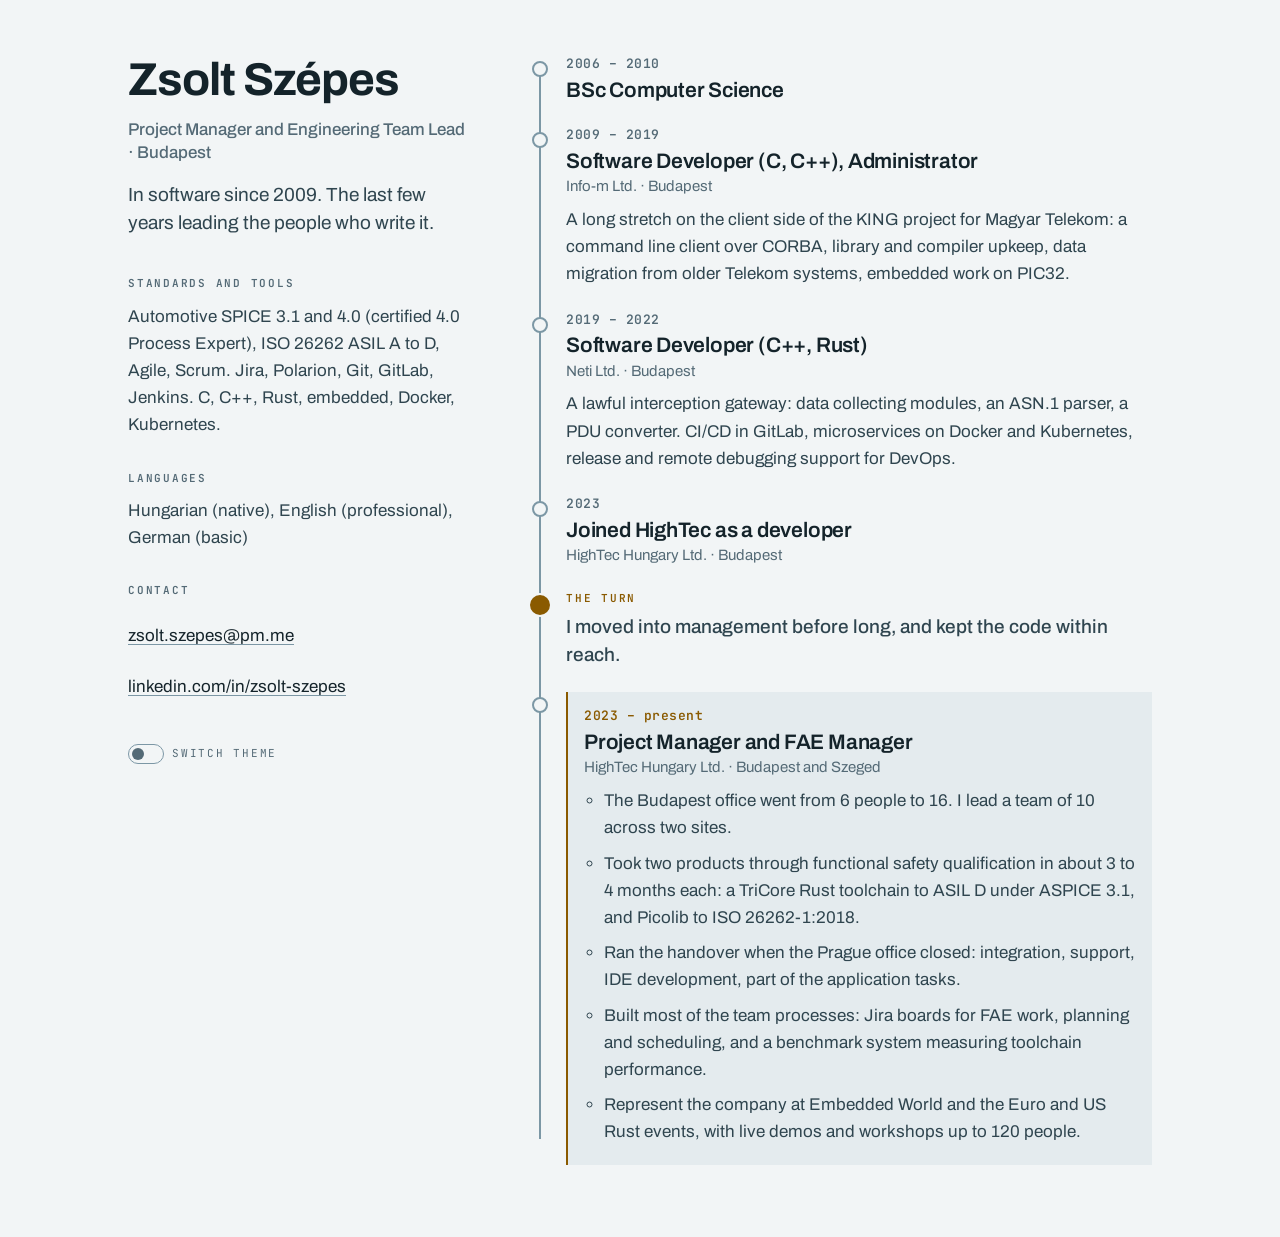
<file: index.html>
<!doctype html>
<html lang="en">
<head>
<meta charset="utf-8">
<meta name="viewport" content="width=device-width, initial-scale=1">
<meta name="format-detection" content="telephone=no">

<title>Zsolt Szépes - Project Manager and Engineering Team Lead</title>
<meta name="description" content="Project manager and engineering team lead in Budapest, working on embedded and automotive systems. I came up through the code as a C, C++ and Rust developer.">
<link rel="canonical" href="https://zsotte.com/">

<meta property="og:type" content="profile">
<meta property="og:url" content="https://zsotte.com/">
<meta property="og:title" content="Zsolt Szépes">
<meta property="og:description" content="Project manager and engineering team lead in Budapest. Embedded and automotive systems, functional safety, Rust toolchains.">
<meta property="og:image" content="https://zsotte.com/assets/og.png">
<meta property="og:image:width" content="1200">
<meta property="og:image:height" content="630">
<meta property="og:image:alt" content="Zsolt Szépes, Project Manager and Engineering Team Lead, Budapest">
<meta name="twitter:card" content="summary_large_image">

<meta name="theme-color" content="#1B2A32" media="(prefers-color-scheme: dark)">
<meta name="theme-color" content="#F2F5F6" media="(prefers-color-scheme: light)">

<link rel="icon" href="/favicon.svg" type="image/svg+xml">
<link rel="icon" href="/favicon-32.png" sizes="32x32" type="image/png">
<link rel="apple-touch-icon" href="/apple-touch-icon-180.png">

<link rel="preload" href="/assets/fonts/archivo-latin-var.woff2" as="font" type="font/woff2" crossorigin>
<link rel="stylesheet" href="/styles.css">
</head>
<body>
<div class="page">

  <!-- .sidebar is the sticky block on desktop; below 900px it is
       display:contents, so it disappears as a box and changes nothing. -->
  <div class="sidebar">

    <header class="identity">
      <h1>Zsolt Szépes</h1>
      <p class="role">Project Manager and Engineering Team Lead &middot; Budapest</p>
      <p class="lede">In software since 2009. The last few years leading the people who write it.</p>
    </header>

    <footer class="colophon">
      <h2>Standards and tools</h2>
      <p>Automotive SPICE 3.1 and 4.0 (certified 4.0 Process Expert), ISO 26262 ASIL A to D, Agile, Scrum. Jira, Polarion, Git, GitLab, Jenkins. C, C++, Rust, embedded, Docker, Kubernetes.</p>
      <h2>Languages</h2>
      <p>Hungarian (native), English (professional), German (basic)</p>
      <h2>Contact</h2>
      <ul class="contact">
        <li><a href="mailto:zsolt.szepes@pm.me">zsolt.szepes@pm.me</a></li>
        <li><a href="https://www.linkedin.com/in/zsolt-szepes">linkedin.com/in/zsolt-szepes</a></li>
      </ul>

      <p class="theme-flip-row">
        <input type="checkbox" id="theme-flip" class="theme-flip">
        <label for="theme-flip">Switch theme</label>
      </p>
    </footer>

  </div>

  <main>
    <ol class="track">

      <li class="stop">
        <p class="year">2006 &ndash; 2010</p>
        <h2>BSc Computer Science</h2>
      </li>

      <li class="stop">
        <p class="year">2009 &ndash; 2019</p>
        <h2>Software Developer (C, C++), Administrator</h2>
        <p class="org">Info-m Ltd. &middot; Budapest</p>
        <p>A long stretch on the client side of the KING project for Magyar Telekom: a command line client over CORBA, library and compiler upkeep, data migration from older Telekom systems, embedded work on PIC32.</p>
      </li>

      <li class="stop">
        <p class="year">2019 &ndash; 2022</p>
        <h2>Software Developer (C++, Rust)</h2>
        <p class="org">Neti Ltd. &middot; Budapest</p>
        <p>A lawful interception gateway: data collecting modules, an ASN.1 parser, a PDU converter. CI/CD in GitLab, microservices on Docker and Kubernetes, release and remote debugging support for DevOps.</p>
      </li>

      <li class="stop">
        <p class="year">2023</p>
        <h2>Joined HighTec as a developer</h2>
        <p class="org">HighTec Hungary Ltd. &middot; Budapest</p>
      </li>

      <li class="pivot">
        <p class="pivot-label">The turn</p>
        <p>I moved into management before long, and kept the code within reach.</p>
      </li>

      <li class="stop now">
        <p class="year">2023 &ndash; present</p>
        <h2>Project Manager and FAE Manager</h2>
        <p class="org">HighTec Hungary Ltd. &middot; Budapest and Szeged</p>
        <ul>
          <li>The Budapest office went from 6 people to 16. I lead a team of 10 across two sites.</li>
          <li>Took two products through functional safety qualification in about 3 to 4 months each: a TriCore Rust toolchain to ASIL D under ASPICE 3.1, and Picolib to ISO 26262-1:2018.</li>
          <li>Ran the handover when the Prague office closed: integration, support, IDE development, part of the application tasks.</li>
          <li>Built most of the team processes: Jira boards for FAE work, planning and scheduling, and a benchmark system measuring toolchain performance.</li>
          <li>Represent the company at Embedded World and the Euro and US Rust events, with live demos and workshops up to 120 people.</li>
        </ul>
      </li>

    </ol>
  </main>

</div>

<script type="application/ld+json">
{
  "@context": "https://schema.org",
  "@type": "Person",
  "name": "Zsolt Szépes",
  "jobTitle": "Project Manager and Engineering Team Lead",
  "url": "https://zsotte.com/",
  "email": "mailto:zsolt.szepes@pm.me",
  "address": { "@type": "PostalAddress", "addressLocality": "Budapest", "addressCountry": "HU" },
  "sameAs": ["https://www.linkedin.com/in/zsolt-szepes"],
  "knowsLanguage": ["hu", "en", "de"]
}
</script>
</body>
</html>
</file>
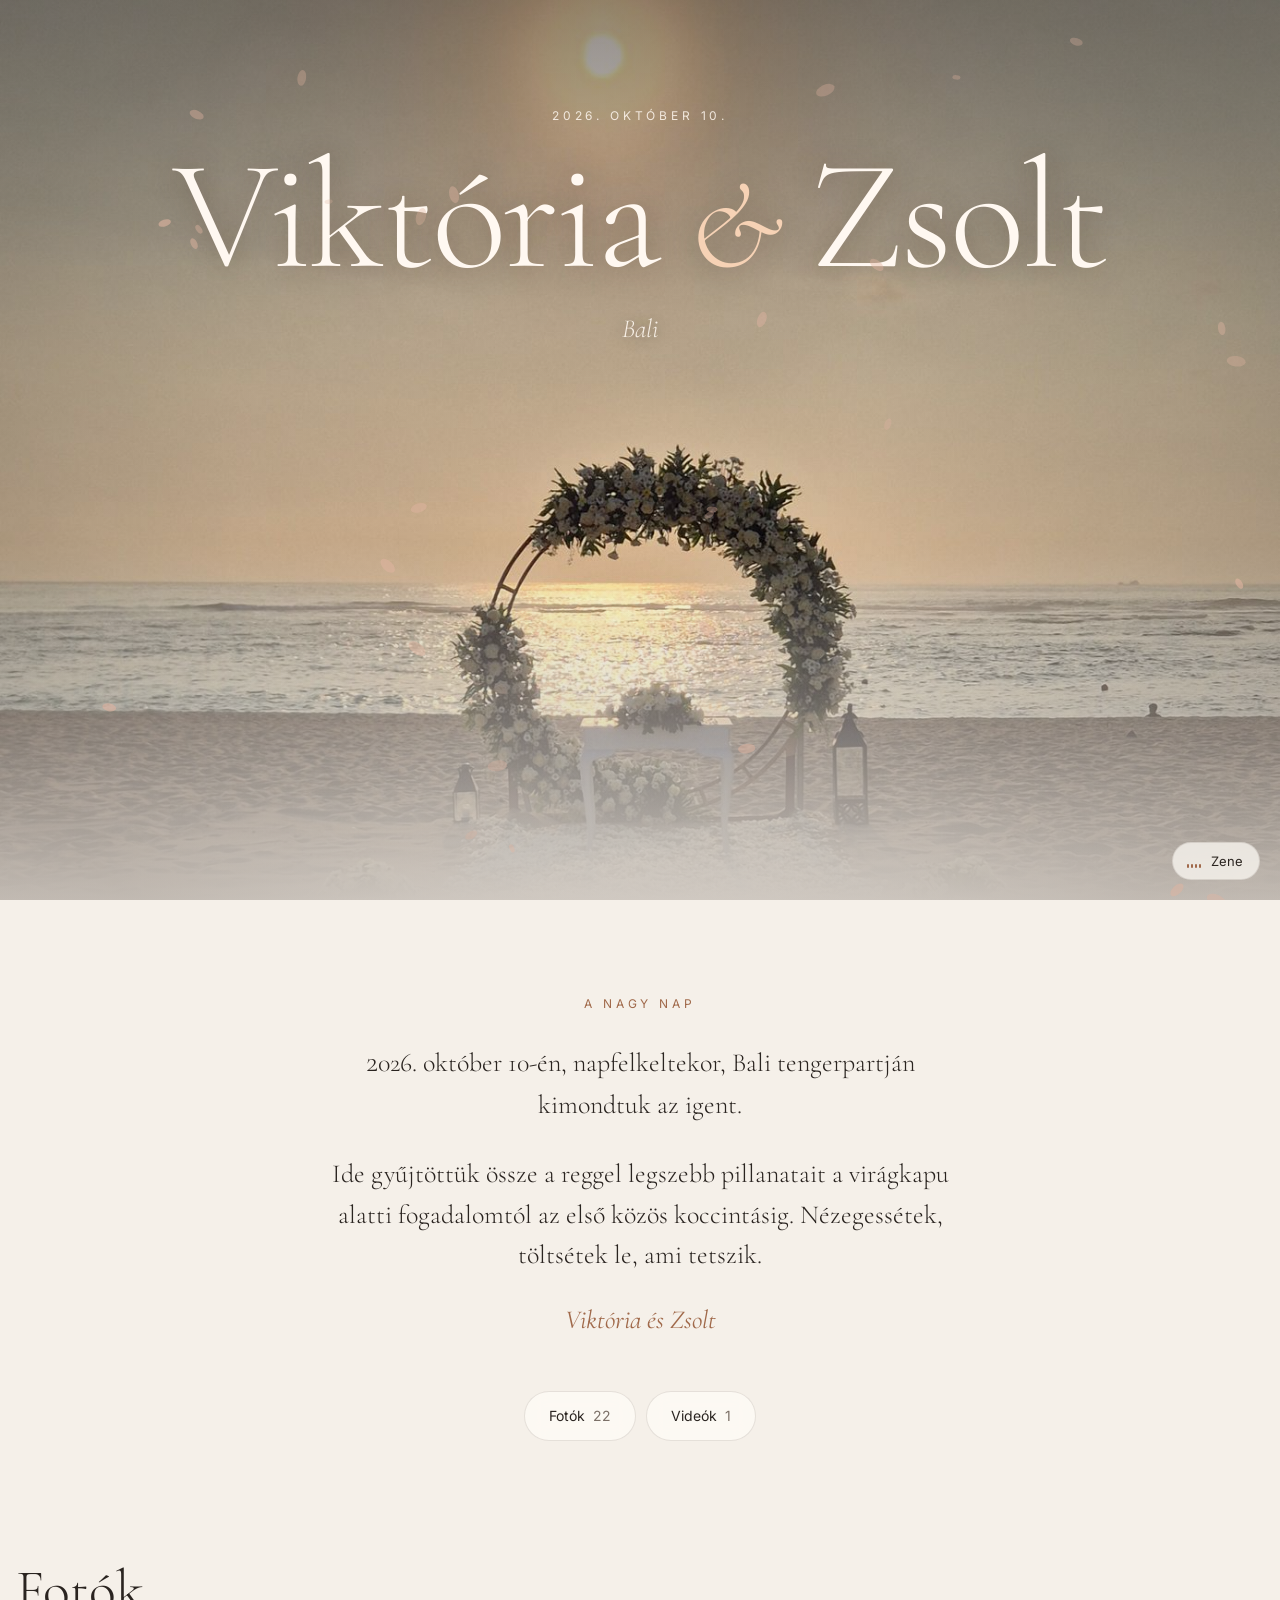
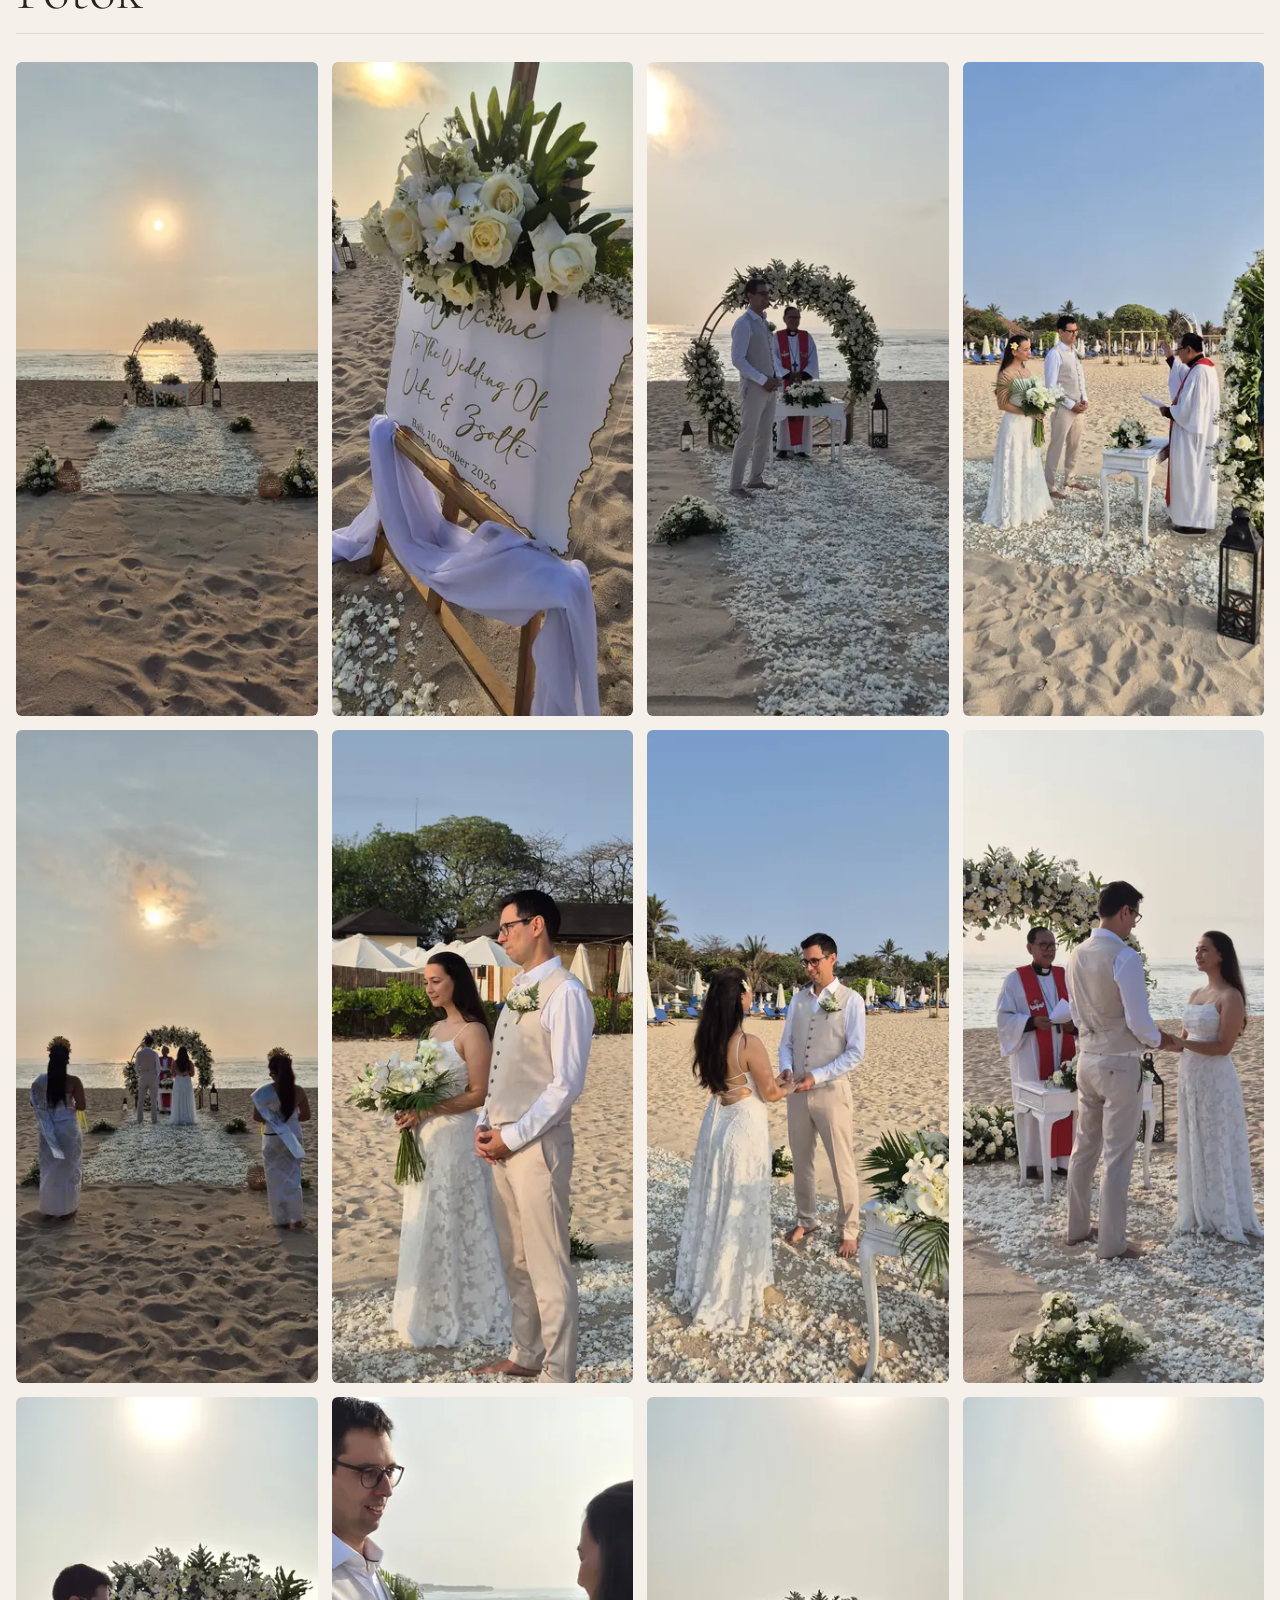
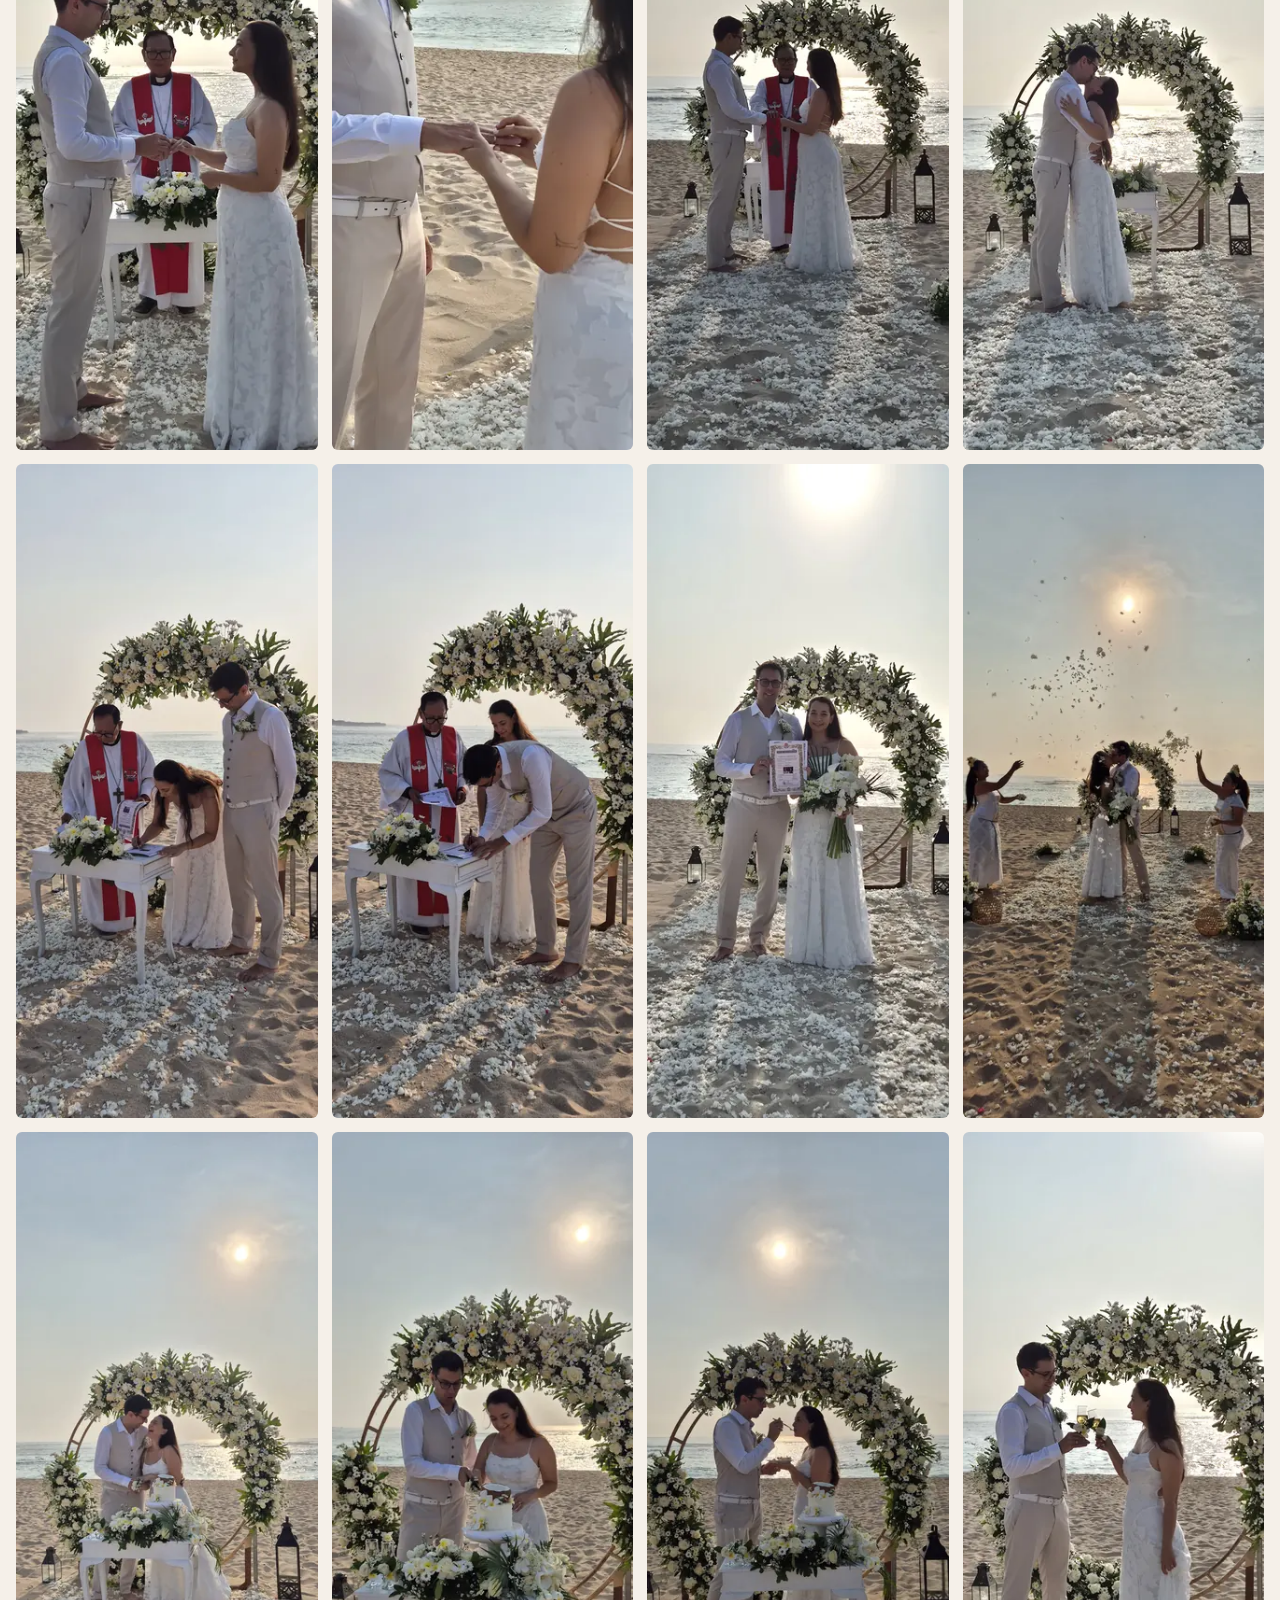
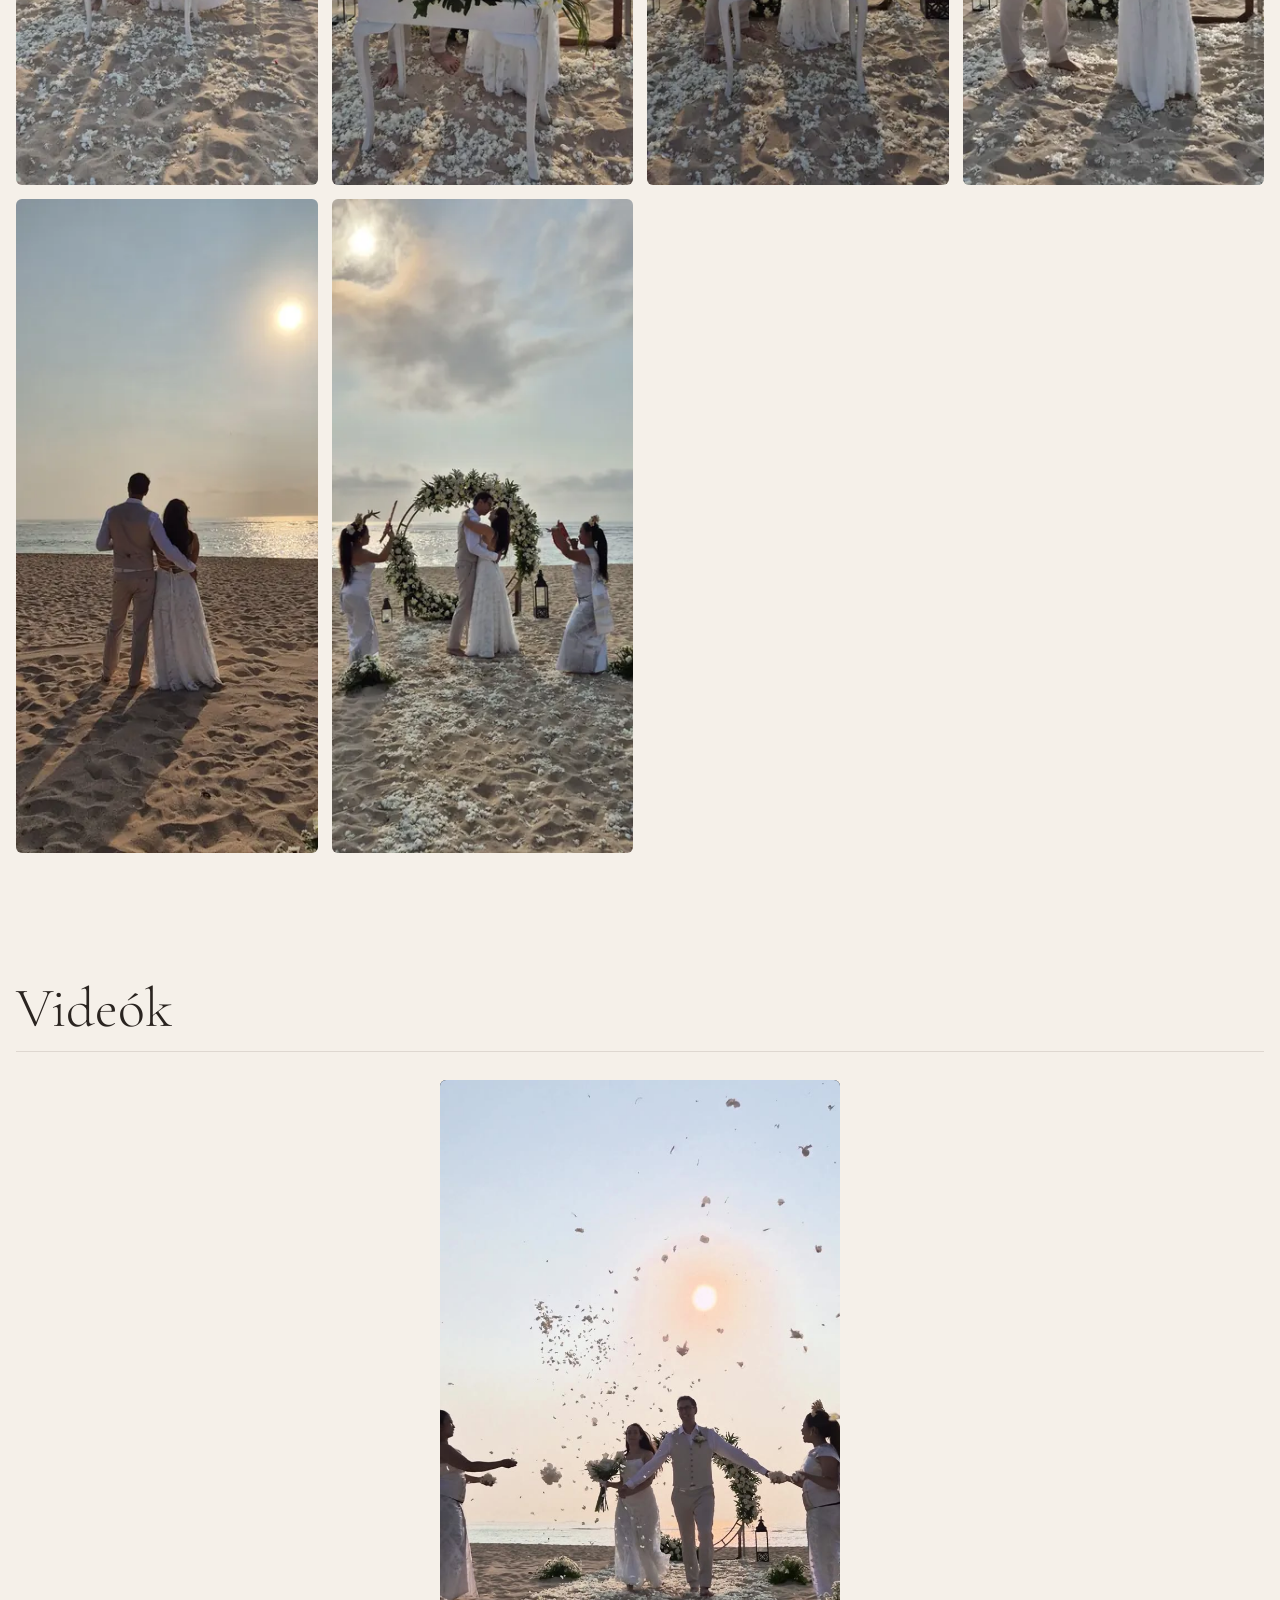
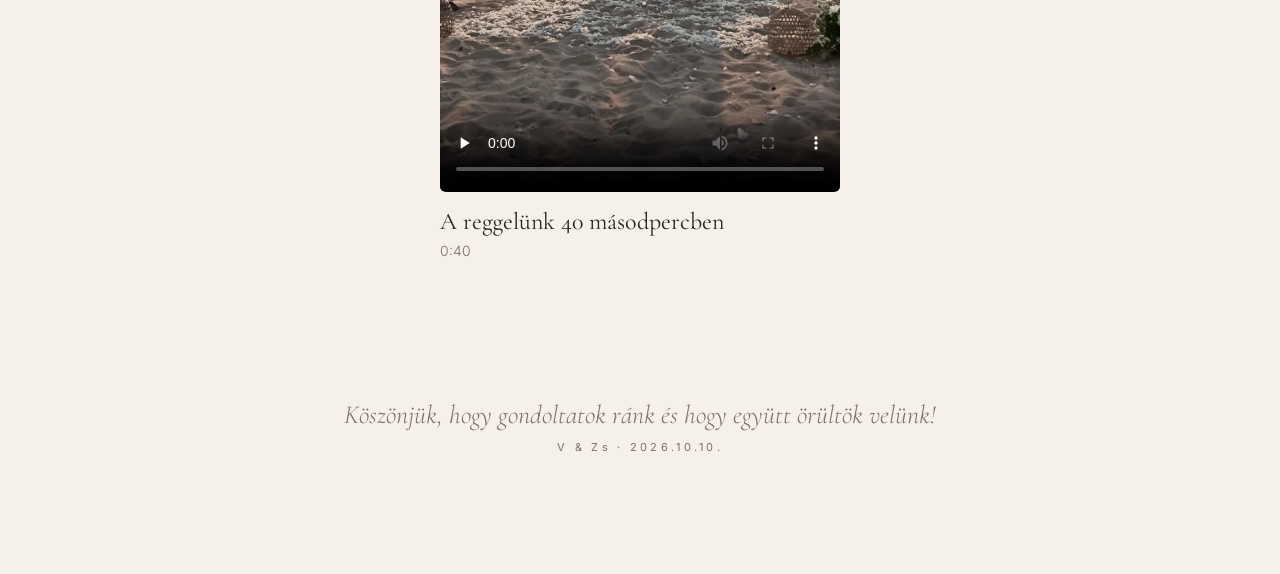
<file: eskuvo/index.html>
<!doctype html>
<html lang="hu">
<head>
  <meta charset="utf-8">
  <meta name="viewport" content="width=device-width, initial-scale=1">
  <meta name="robots" content="noindex, nofollow, noarchive, noimageindex">
  <meta name="theme-color" content="#F4EFE8">
  <title>Viktória és Zsolt · 2026. október 10.</title>
  <meta name="description" content="Viktória és Zsolt esküvőjének fotói és videói">
  <meta property="og:title" content="Viktória és Zsolt · Bali, 2026. október 10.">
  <meta property="og:description" content="Fotók és videók az esküvőnkről">
  <meta property="og:image" content="https://zsotte.com/eskuvo/assets/og.jpg">
  <meta property="og:image:width" content="1200">
  <meta property="og:image:height" content="630">
  <meta name="twitter:card" content="summary_large_image">
  <link rel="preload" as="image" href="assets/hero.jpg">
  <link rel="preconnect" href="https://fonts.googleapis.com">
  <link rel="preconnect" href="https://fonts.gstatic.com" crossorigin>
  <link href="https://fonts.googleapis.com/css2?family=Cormorant+Garamond:ital,wght@0,300;0,400;0,500;1,300;1,400&family=Inter:wght@300;400;500&display=swap" rel="stylesheet">
  <link rel="stylesheet" href="assets/style.css">
</head>
<body>
  <div class="bg" aria-hidden="true">
    <span class="orb o1"></span>
    <span class="orb o2"></span>
    <span class="orb o3"></span>
  </div>
  <canvas id="petals" aria-hidden="true"></canvas>

  <header class="hero">
    <div class="hero-media" aria-hidden="true"><img src="assets/hero.jpg" alt="" fetchpriority="high"></div>
    <p class="eyebrow reveal" id="wedding-date">2026. október 10.</p>
    <h1 class="reveal">
      <span class="name">Viktória</span>
      <span class="amp">&amp;</span>
      <span class="name">Zsolt</span>
    </h1>
    <p class="lede reveal" id="wedding-place"></p>
    <a class="scroll-cue reveal" href="#bevezeto" aria-label="Tovább">
      <span></span>
    </a>
  </header>

  <section class="intro" id="bevezeto">
    <div class="intro-inner">
      <p class="kicker reveal">A nagy nap</p>
      <div class="intro-text" id="intro-text"></div>
      <p class="signature reveal" id="intro-signature"></p>
    </div>
    <nav class="tabs reveal" aria-label="Szakaszok">
      <a href="#fotok" class="tab">Fotók <span id="photo-count"></span></a>
      <a href="#videok" class="tab">Videók <span id="video-count"></span></a>
    </nav>
  </section>

  <main>
    <section id="fotok" aria-labelledby="fotok-cim">
      <div class="section-head reveal">
        <h2 id="fotok-cim">Fotók</h2>
        <div class="filters" id="filters" role="group" aria-label="Szűrés"></div>
      </div>
      <div class="gallery" id="gallery"></div>
      <p class="empty" id="photos-empty" hidden>A fotók hamarosan érkeznek.</p>
    </section>

    <section id="videok" aria-labelledby="videok-cim">
      <div class="section-head reveal">
        <h2 id="videok-cim">Videók</h2>
      </div>
      <div class="videos" id="videos"></div>
      <p class="empty" id="videos-empty" hidden>A videók hamarosan érkeznek.</p>
    </section>
  </main>

  <footer>
    <p class="reveal">Köszönjük, hogy gondoltatok ránk és hogy együtt örültök velünk!</p>
    <p class="mono reveal">V &amp; Zs · 2026.10.10.</p>
  </footer>

  <button class="music" id="music" hidden aria-pressed="false" aria-label="Zene be">
    <span class="bars" aria-hidden="true"><i></i><i></i><i></i><i></i></span>
    <span class="music-label">Zene</span>
  </button>
  <audio id="audio" loop preload="none"></audio>

  <div class="lightbox" id="lightbox" hidden role="dialog" aria-modal="true" aria-label="Kép nagyítva">
    <button class="lb-btn lb-close" id="lb-close" aria-label="Bezárás">&times;</button>
    <button class="lb-btn lb-prev" id="lb-prev" aria-label="Előző">&#8249;</button>
    <figure>
      <img id="lb-img" alt="">
      <figcaption>
        <span id="lb-caption"></span>
        <span class="lb-meta"><span id="lb-pos"></span> · <a id="lb-download" download>Letöltés</a></span>
      </figcaption>
    </figure>
    <button class="lb-btn lb-next" id="lb-next" aria-label="Következő">&#8250;</button>
  </div>

  <script src="assets/app.js" defer></script>
</body>
</html>
</file>
<file: styles.css>
/* zsotte.com -- Direction B, "The Track".
   Design: trixi (zsotte-com-build-spec.md). Implementation: kevin.
   Every colour value is written once, in the --dark-* / --light-* palettes on
   :root. The theme states only re-point at them; the print block is the one
   place that declares its own paper colours. */

*, *::before, *::after { box-sizing: border-box; }

/* box-sizing above is load-bearing, not housekeeping: the rail geometry in
   section 5 of the spec assumes a 16px dot INCLUDING its 2px ring. With
   content-box the dot renders 20px wide and every centre drifts 2px off the
   line. Do not remove this rule. */

:root{
  /* Every colour value is written ONCE, here. The theme states below only
     re-point --bg/--ink/... at one palette or the other. A hex value never
     appears anywhere else in this file, and never inside a theme block. */
  --dark-bg:#1B2A32;   --dark-panel:#22333C; --dark-ink:#E7EEF1;
  --dark-body:#C9D6DC; --dark-muted:#93A6AF; --dark-rail:#4E7285;
  --dark-mark:#F0B429;

  --light-bg:#F2F5F6;   --light-panel:#E4EBEE; --light-ink:#14232A;
  --light-body:#2F454F; --light-muted:#546A76; --light-rail:#7C97A5;
  --light-mark:#8A5A00;

  --font-sans: "Archivo", "Helvetica Neue", Arial, sans-serif;
  --font-mono: "JetBrains Mono", ui-monospace, SFMono-Regular, Menlo, Consolas, monospace;

  --s1: 4px;  --s2: 8px;  --s3: 12px; --s4: 16px; --s5: 20px;
  --s6: 24px; --s7: 32px; --s8: 40px; --s9: 56px; --s10: 72px;

  --pad: 20px;
  --rail-indent: 34px;
  --maxw: 1088px;   /* 1088 - 64px of .page padding = 1024 for the grid */

  /* type scale -- mobile column of the spec table */
  --fs-h1:    32px;
  --fs-lede:  17px;
  --fs-role:  16px;
  --fs-h2:    19px;
  --fs-body:  16px;
  --fs-meta:  14px;
  --fs-year:  12px;
  --fs-label: 11px;
}

/* Four theme states, because the toggle flips whatever the system asked for.
   color-scheme rides along with each one: it is what stops the white flash
   before first paint, and what makes the sidebar scrollbar belong to the page
   instead of arriving as a light system bar in a dark column. */

/* 1 -- no preference, or dark preference: dark */
:root{ color-scheme: dark;
  --bg:var(--dark-bg); --panel:var(--dark-panel); --ink:var(--dark-ink);
  --body:var(--dark-body); --muted:var(--dark-muted); --rail:var(--dark-rail);
  --mark:var(--dark-mark); }

/* 2 -- dark ground, toggle on: light */
:root:has(#theme-flip:checked){ color-scheme: light;
  --bg:var(--light-bg); --panel:var(--light-panel); --ink:var(--light-ink);
  --body:var(--light-body); --muted:var(--light-muted); --rail:var(--light-rail);
  --mark:var(--light-mark); }

@media (prefers-color-scheme: light){
  /* 3 -- light preference: light */
  :root{ color-scheme: light;
    --bg:var(--light-bg); --panel:var(--light-panel); --ink:var(--light-ink);
    --body:var(--light-body); --muted:var(--light-muted); --rail:var(--light-rail);
    --mark:var(--light-mark); }
  /* 4 -- light preference, toggle on: dark */
  :root:has(#theme-flip:checked){ color-scheme: dark;
    --bg:var(--dark-bg); --panel:var(--dark-panel); --ink:var(--dark-ink);
    --body:var(--dark-body); --muted:var(--dark-muted); --rail:var(--dark-rail);
    --mark:var(--dark-mark); }
}

::selection{ background: var(--mark); color: var(--bg); }

/* ---------- fonts, self-hosted, latin subset ---------- */

@font-face{
  font-family: "Archivo";
  src: url("/assets/fonts/archivo-latin-var.woff2") format("woff2");
  font-weight: 100 900;
  font-style: normal;
  font-display: swap;
}
@font-face{
  font-family: "JetBrains Mono";
  src: url("/assets/fonts/jetbrains-mono-latin-var.woff2") format("woff2");
  font-weight: 100 800;
  font-style: normal;
  font-display: swap;
}

/* ---------- base ---------- */

html{
  -webkit-text-size-adjust: 100%;
}

body{
  margin: 0;
  background: var(--bg);
  color: var(--body);
  font-family: var(--font-sans);
  font-size: var(--fs-body);
  line-height: 1.6;
  font-weight: 400;
}

.page{
  display: flex;
  flex-direction: column;
  padding: var(--s9) var(--pad) var(--s10);
}

/* Below 1000px the wrapper is not a box at all, so .identity and .colophon are
   direct flex items of .page and `order` puts them back into reading shape.
   These order rules live here once -- mobile and print both rely on them. */
.sidebar { display: contents; }
.identity{ order: 1; }
main     { order: 2; }
.colophon{ order: 3; }

h1, h2{
  color: var(--ink);
  text-wrap: balance;
  margin: 0;
}

p{ margin: 0; }

/* ---------- identity ---------- */

.identity{
  margin-bottom: var(--s8);
  overflow-wrap: break-word;
}
.identity h1{
  font-size: var(--fs-h1);
  line-height: 1.08;
  font-weight: 700;
  letter-spacing: -0.022em;
}
.identity .role{
  margin-top: var(--s3);
  font-size: var(--fs-role);
  line-height: 1.4;
  font-weight: 500;
  color: var(--muted);
}
.identity .lede{
  margin-top: var(--s4);
  font-size: var(--fs-lede);
  line-height: 1.45;
  font-weight: 400;
  max-width: 34ch;
}

/* ---------- the rail ---------- */

.track{
  position: relative;
  list-style: none;
  margin: 0;
  padding: 0 0 0 var(--rail-indent);
}

.track::before{
  content: "";
  position: absolute;
  left: 7px;
  top: 6px;
  bottom: 26px;
  width: 2px;
  background: var(--rail);
}

.track:empty::before{ display: none; }

.stop, .pivot{
  position: relative;
  margin: 0 0 var(--s6);
  overflow-wrap: break-word;
}
.stop:last-child, .pivot:last-child{ margin-bottom: 0; }

/* a dot's centre must land 8px from the .track content-box left edge.
   left = -(rail-indent) + (dot / 2) - 8px, minus any left border the element
   carries, because absolute positioning is relative to the padding box. */
.stop::before{
  content: "";
  position: absolute;
  left: -34px;
  top: 5px;
  width: 16px;
  height: 16px;
  border-radius: 50%;
  background: var(--bg);
  border: 2px solid var(--rail);
}

.year{
  font-family: var(--font-mono);
  font-size: var(--fs-year);
  line-height: 1.3;
  font-weight: 600;
  letter-spacing: 0.04em;
  font-variant-numeric: tabular-nums;
  color: var(--muted);
}
.stop h2{
  margin-top: var(--s1);
  font-size: var(--fs-h2);
  line-height: 1.25;
  font-weight: 600;
  letter-spacing: -0.01em;
}
.org{
  margin-top: 2px;
  font-size: var(--fs-meta);
  line-height: 1.45;
  color: var(--muted);
}
.stop .org + p{ margin-top: var(--s2); }

/* ---------- the two accented elements ---------- */

.pivot::before{
  content: "";
  position: absolute;
  left: -38px;
  top: 2px;
  width: 24px;
  height: 24px;
  border-radius: 50%;
  background: var(--mark);
  border: 2px solid var(--bg);
}
.pivot-label{
  font-family: var(--font-mono);
  font-size: var(--fs-label);
  line-height: 1.3;
  letter-spacing: 0.16em;
  text-transform: uppercase;
  color: var(--mark);
  font-weight: 600;
}
.pivot p + p{
  margin-top: var(--s2);
  font-size: var(--fs-lede);
  line-height: 1.45;
  font-weight: 500;
}

.now{
  background: var(--panel);
  border-left: 2px solid var(--mark);
  padding: var(--s4) var(--s4) var(--s5);
}
.now::before{ left: -36px; }
.now .year{ color: var(--mark); }
.now ul{
  margin: var(--s2) 0 0;
  padding-left: var(--s5);
}
.now li{ margin-top: var(--s2); }
.now li:first-child{ margin-top: 0; }

/* ---------- colophon ---------- */

.colophon{
  margin-top: var(--s8);
  padding-top: var(--s7);
  border-top: 1px solid var(--rail);
}
.colophon h2{
  font-family: var(--font-mono);
  font-size: var(--fs-label);
  line-height: 1.3;
  letter-spacing: 0.16em;
  text-transform: uppercase;
  font-weight: 600;
  color: var(--muted);
}
.colophon h2 + p{ margin-top: var(--s3); }
.colophon p + h2{ margin-top: var(--s7); }

.contact{
  list-style: none;
  margin: var(--s3) 0 0;
  padding: 0;
}
/* Block, not flex: a real text-decoration on a flex container has to propagate
   into an anonymous flex item to reach the words, and engines have differed
   there. Block with vertical padding gives the same 48px target (12 + 27 line
   box + 12) and puts the underline on the text, where nothing is in doubt.
   These two are not links inside running text -- they are tap targets, and the
   page-wide border-bottom would sit 12-14px under the words, reading as a
   divider rather than an underline. On the two most important links here. */
.contact a{
  display: block;
  padding: 12px 0;
  min-height: 48px;
  overflow-wrap: anywhere;
  border-bottom: 0;
  text-decoration: underline;
  text-decoration-color: var(--rail);
  text-decoration-thickness: 1px;
  text-underline-offset: 3px;
  transition: text-decoration-color 150ms ease;
}
.contact a:hover{ text-decoration-color: var(--mark); }

/* ---------- the theme control ---------- */

/* A real checkbox with a real label: focusable, toggles with Space, announces
   itself, and takes the same focus ring as every other control. No JavaScript;
   the four theme states above read it with :has(). */
.theme-flip-row{ display:flex; align-items:center; gap:var(--s2);
                 margin-top:var(--s7); }
.theme-flip{ appearance:none; margin:0; flex:none;
             width:36px; height:20px; border-radius:10px;
             border:1px solid var(--rail); background:transparent;
             position:relative; cursor:pointer;
             transition:border-color 150ms ease; }
.theme-flip::after{ content:""; position:absolute; top:3px; left:3px;
                    width:12px; height:12px; border-radius:50%;
                    background:var(--muted);
                    transition:transform 150ms ease, background-color 150ms ease; }
.theme-flip:checked::after{ transform:translateX(16px); background:var(--mark); }
.theme-flip:hover{ border-color:var(--mark); }
.theme-flip-row label{ font-family:var(--font-mono); font-size:var(--fs-label);
                       letter-spacing:.16em; text-transform:uppercase;
                       color:var(--muted); cursor:pointer; }

/* ---------- links ---------- */

a{
  color: var(--ink);
  text-decoration: none;
  border-bottom: 1px solid var(--rail);
  transition: border-color 150ms ease;
}
a:visited{ color: var(--ink); }
a:hover{ border-bottom-color: var(--mark); }
a:focus-visible{
  outline: 2px solid var(--mark);
  outline-offset: 2px;
  border-radius: 2px;
}

/* ---------- responsive ---------- */

@media (max-width: 379px){
  :root{ --pad: 16px; }
}

@media (min-width: 600px){
  :root{
    --pad: 32px;
    --fs-h1:    46px;
    --fs-lede:  19px;
    --fs-role:  17px;
    --fs-h2:    21px;
    --fs-body:  17px;
    --fs-meta:  15px;
    --fs-year:  13px;
    --fs-label: 11px;
  }
}

@media (min-width: 1000px){
  .page{
    display: grid;
    grid-template-columns: 340px minmax(0, 620px);
    grid-template-rows: auto;
    column-gap: 64px;
    justify-content: center;
  }
  /* The wrapper becomes a real box here, and it is what sticks -- one block,
     not two. Two sticky blocks in one column cannot be made safe: their offsets
     would have to know each other's height, and where they meet they overlap.
     The grid area is the single row, whose height comes from main, so the
     travel is the whole page. max-height is the guard: when the column is
     taller than the window it scrolls inside itself instead of hiding its own
     bottom. No magic number, and nothing is ever unreachable. */
  .sidebar {
    display: block;
    grid-column: 1; grid-row: 1;
    position: sticky; top: 48px; align-self: start;
    max-height: calc(100vh - 96px);
    overflow-y: auto;
    overscroll-behavior: contain;
    /* Room for the focus ring, painted 4px outside the link (2px outline + 2px
       offset) and otherwise clipped by this scroll container -- at the sides
       too, because once one axis is not visible the other resolves to auto.
       Horizontal: the negative inline margin cancels the padding, so the
       content keeps its exact width and left edge. Vertical: bottom padding
       only, and NO vertical margin. The symmetric version (padding: 6px;
       margin: -6px) is arithmetically correct too, but a sticky box is
       constrained by its MARGIN box, and two careful readers read that
       interaction opposite ways -- so it stays out. Bottom padding alone has no
       interaction with sticky at all. The top needs none: the first focusable
       element sits far below the top edge, and scroll-padding covers it once
       the column scrolls. */
    padding: 0 6px 6px;
    margin-inline: -6px;
    scroll-padding: 6px;
    /* When the column is taller than the window this scrollbar appears; without
       these two it arrives as a light system bar sitting in a dark column. */
    scrollbar-width: thin;
    scrollbar-color: var(--rail) transparent;
  }
  main     { grid-column: 2; grid-row: 1; }
  .track   { max-width: 62ch; }
  /* In the left column the colophon sits under the identity, so it drops the
     separator it carries when it is under the track. */
  .colophon{ border-top: 0; margin-top: var(--s7); padding-top: 0; }
}

/* 1088, matching --maxw exactly: at 1080 the query would be active while the
   cap still did nothing, because the page is narrower than the cap. A media
   query that says 1080 and takes effect at 1088 promises something other than
   what it does. */
@media (min-width: 1088px){
  .page{
    max-width: var(--maxw);
    margin-inline: auto;
  }
}

/* ---------- state media queries ---------- */

@media (prefers-reduced-motion: reduce){
  *, *::before, *::after{
    transition-duration: .01ms !important;
    animation-duration: .01ms !important;
    animation-iteration-count: 1 !important;
    scroll-behavior: auto !important;
  }
}

@media (prefers-contrast: more){
  :root{ --muted: var(--body); --rail: var(--muted); }
}

@media print{
  :root{ --bg:#FFFFFF; --panel:#FFFFFF; --ink:#000000; --body:#1A1A1A;
         --muted:#444444; --rail:#666666; --mark:#000000; }
  @page{ margin: 16mm; }
  .now{ background:none; border-left:1pt solid var(--ink); }
  .stop, .pivot{ break-inside: avoid; }
  .contact a[href^="http"]::after{ content:" (" attr(href) ")"; font-size:10pt; }
  /* Flex, NOT block: block layout ignores `order`, and the printed CV would put
     Contact above the experience. The base order rules carry the reading shape. */
  .page{ display: flex; flex-direction: column; padding: 0; }
  .sidebar{ display: contents; }
  /* Content goes on paper, controls never do: anything that exists only to
     change the display is hidden here. There is nothing to switch on a sheet
     of paper. */
  .theme-flip-row{ display: none; }
}
</file>
<file: eskuvo/assets/style.css>
:root {
  --bg: #F5F0E9;
  --surface: rgba(255, 252, 247, 0.72);
  --ink: #2A2420;
  --muted: #7C7067;
  --line: rgba(60, 45, 35, 0.12);
  --accent: #A0694A;
  --orb1: #E9C9B4;
  --orb2: #D9DCCB;
  --orb3: #EED9C9;
  --petal: 224, 180, 160;
  --overlay: rgba(18, 15, 13, 0.95);
  --serif: "Cormorant Garamond", Georgia, serif;
  --sans: "Inter", system-ui, sans-serif;
}

@media (prefers-color-scheme: dark) {
  :root {
    --bg: #171412;
    --surface: rgba(34, 29, 26, 0.7);
    --ink: #F0E9E0;
    --muted: #A79C91;
    --line: rgba(240, 230, 220, 0.1);
    --accent: #D9A784;
    --orb1: #4A3328;
    --orb2: #2E3328;
    --orb3: #3D2C2A;
    --petal: 217, 167, 132;
  }
}

* { box-sizing: border-box; }
html { scroll-behavior: smooth; }
body {
  margin: 0;
  background: var(--bg);
  color: var(--ink);
  font: 300 16px/1.7 var(--sans);
  -webkit-font-smoothing: antialiased;
  overflow-x: hidden;
}
img { display: block; max-width: 100%; }
a { color: inherit; }

/* Animált háttér */
.bg {
  position: fixed;
  inset: 0;
  z-index: -1;
  overflow: hidden;
  pointer-events: none;
}
.orb {
  position: absolute;
  border-radius: 50%;
  filter: blur(80px);
  opacity: .75;
  will-change: transform;
}
.o1 { width: 55vmax; height: 55vmax; background: var(--orb1); top: -20vmax; left: -15vmax; animation: drift1 38s ease-in-out infinite alternate; }
.o2 { width: 45vmax; height: 45vmax; background: var(--orb2); bottom: -18vmax; right: -12vmax; animation: drift2 46s ease-in-out infinite alternate; }
.o3 { width: 35vmax; height: 35vmax; background: var(--orb3); top: 40%; left: 45%; animation: drift3 54s ease-in-out infinite alternate; }
@keyframes drift1 { to { transform: translate(18vw, 22vh) scale(1.15); } }
@keyframes drift2 { to { transform: translate(-22vw, -18vh) scale(.9); } }
@keyframes drift3 { to { transform: translate(-30vw, -25vh) scale(1.25); } }
#petals { position: fixed; inset: 0; width: 100%; height: 100%; z-index: 2; pointer-events: none; transition: opacity 1.2s ease; }
#petals.dim { opacity: .35; }

/* Bejövő animáció */
.reveal { opacity: 0; transform: translateY(18px); transition: opacity 1.1s ease, transform 1.1s cubic-bezier(.2,.7,.2,1); }
.reveal.in { opacity: 1; transform: none; }

/* Nyitókép */
.hero {
  min-height: 100svh;
  display: flex;
  flex-direction: column;
  align-items: center;
  justify-content: flex-start;
  text-align: center;
  padding: clamp(72px, 12vh, 140px) 16px 80px;
  position: relative;
  overflow: hidden;
  isolation: isolate;
  color: #FFF8F1;
}
.hero-media {
  position: absolute;
  inset: 0;
  z-index: -1;
  background: #C9A891;
}
.hero-media img {
  width: 100%;
  height: 100%;
  object-fit: cover;
  object-position: 50% 34%;
  animation: kenburns 32s ease-in-out infinite alternate;
  transform-origin: 50% 45%;
}
.hero-media::after {
  content: "";
  position: absolute;
  inset: 0;
  background:
    radial-gradient(ellipse at 50% 55%, rgba(40, 25, 15, 0), rgba(40, 25, 15, .25) 80%),
    linear-gradient(to bottom, rgba(30, 20, 12, .35), rgba(30, 20, 12, .08) 35%, rgba(30, 20, 12, 0) 60%, var(--bg) 100%);
}
@keyframes kenburns { from { transform: scale(1.04); } to { transform: scale(1.16) translateY(-1.5%); } }
.hero .eyebrow { color: rgba(255, 248, 241, .85); }
.hero h1 { text-shadow: 0 2px 30px rgba(40, 20, 10, .35); }
.hero .amp { color: #F6D2B5; }
.hero .lede { color: rgba(255, 248, 241, .9); text-shadow: 0 1px 16px rgba(40, 20, 10, .4); }
.eyebrow {
  margin: 0 0 20px;
  font: 400 12px var(--sans);
  letter-spacing: .32em;
  text-transform: uppercase;
  color: var(--muted);
}
.hero h1 {
  margin: 0;
  font: 300 clamp(56px, 13vw, 156px)/.95 var(--serif);
  letter-spacing: -0.02em;
  display: flex;
  flex-wrap: wrap;
  justify-content: center;
  align-items: baseline;
  gap: 0 .2em;
}
.amp {
  font-style: italic;
  color: var(--accent);
  font-size: .8em;
}
.lede {
  margin: 20px 0 0;
  font: italic 300 clamp(20px, 2.6vw, 26px)/1.4 var(--serif);
  color: var(--muted);
}
.hero .eyebrow.reveal { transition-delay: .1s; }
.hero h1.reveal { transition-delay: .3s; }
.hero .lede.reveal { transition-delay: .6s; }
.scroll-cue {
  position: absolute;
  bottom: 32px;
  width: 26px;
  height: 42px;
  border: 1px solid rgba(255, 248, 241, .6);
  border-radius: 14px;
  transition-delay: 1s !important;
}
.scroll-cue span {
  position: absolute;
  left: 50%;
  top: 8px;
  width: 3px;
  height: 8px;
  margin-left: -1.5px;
  border-radius: 2px;
  background: #FFF8F1;
  animation: cue 2.2s ease-in-out infinite;
}
@keyframes cue { 0% { opacity: 0; transform: translateY(0); } 30% { opacity: 1; } 100% { opacity: 0; transform: translateY(14px); } }

/* Bevezető */
.intro {
  padding: 96px 16px 64px;
  text-align: center;
}
.intro-inner { max-width: 640px; margin: 0 auto; }
.kicker {
  margin: 0 0 28px;
  font: 400 12px var(--sans);
  letter-spacing: .32em;
  text-transform: uppercase;
  color: var(--accent);
}
.intro-text p {
  margin: 0 0 1.1em;
  font: 300 clamp(21px, 2.4vw, 26px)/1.55 var(--serif);
}
.intro-text p:first-child::first-letter {
  font-size: 1.15em;
}
.signature {
  margin: 28px 0 0;
  font: italic 400 26px var(--serif);
  color: var(--accent);
}
.tabs {
  display: inline-flex;
  gap: 10px;
  margin-top: 56px;
}
.tab {
  text-decoration: none;
  padding: 12px 24px;
  border: 1px solid var(--line);
  border-radius: 999px;
  font-size: 14px;
  font-weight: 400;
  background: var(--surface);
  backdrop-filter: blur(10px);
  transition: border-color .3s, transform .3s;
}
.tab:hover { border-color: var(--accent); transform: translateY(-2px); }
.tab span { color: var(--muted); margin-left: 4px; }
.tab span:empty { display: none; }

/* Tartalom */
main { max-width: 1400px; margin: 0 auto; padding: 0 16px; }
section { padding: 56px 0; }
.section-head {
  display: flex;
  flex-wrap: wrap;
  align-items: baseline;
  justify-content: space-between;
  gap: 16px;
  margin-bottom: 28px;
  border-bottom: 1px solid var(--line);
  padding-bottom: 14px;
}
h2 { margin: 0; font: 300 clamp(36px, 5vw, 56px)/1.05 var(--serif); }
.filters { display: flex; flex-wrap: wrap; gap: 6px; }
.filters button {
  font: 400 13px var(--sans);
  background: none;
  color: var(--muted);
  border: 1px solid transparent;
  border-radius: 999px;
  padding: 6px 14px;
  cursor: pointer;
}
.filters button[aria-pressed="true"] { color: var(--ink); border-color: var(--line); background: var(--surface); }

.gallery { display: flex; gap: 14px; align-items: flex-start; }
.gcol { flex: 1; min-width: 0; }
.gallery a {
  display: block;
  margin-bottom: 14px;
  break-inside: avoid;
  border-radius: 6px;
  overflow: hidden;
  background: var(--line);
  cursor: zoom-in;
  opacity: 0;
  transform: translateY(24px);
  transition: opacity .9s ease, transform .9s cubic-bezier(.2,.7,.2,1);
}
.gallery a.in { opacity: 1; transform: none; }
.gallery img { width: 100%; height: auto; transition: transform .8s cubic-bezier(.2,.7,.2,1); }
.gallery a:hover img { transform: scale(1.03); }

.videos { display: flex; flex-wrap: wrap; justify-content: center; gap: 28px; }
.video-card { flex: 1 1 440px; max-width: 760px; }
.video-card.portrait { flex: 0 1 400px; }
.video-card.portrait video { max-height: 82vh; object-fit: contain; }
.video-card video { width: 100%; aspect-ratio: 16 / 9; background: #000; border-radius: 6px; display: block; }
.video-card h3 { margin: 14px 0 0; font: 400 24px/1.3 var(--serif); }
.video-card p { margin: 2px 0 0; color: var(--muted); font-size: 14px; }

.empty { text-align: center; color: var(--muted); font: italic 22px var(--serif); padding: 40px 0; }

footer { text-align: center; padding: 80px 16px 120px; }
footer p { margin: 0; font: italic 300 26px var(--serif); color: var(--muted); }
footer .mono { margin-top: 10px; font: 400 11px var(--sans); letter-spacing: .3em; }

/* Zene gomb */
.music {
  position: fixed;
  right: 20px;
  bottom: 20px;
  z-index: 40;
  display: flex;
  align-items: center;
  gap: 10px;
  padding: 10px 16px 10px 14px;
  border: 1px solid var(--line);
  border-radius: 999px;
  background: var(--surface);
  backdrop-filter: blur(12px);
  color: var(--ink);
  font: 400 13px var(--sans);
  cursor: pointer;
  transition: border-color .3s;
}
.music:hover { border-color: var(--accent); }
.music[hidden] { display: none; }
.bars { display: flex; align-items: flex-end; gap: 2px; height: 14px; }
.bars i { display: block; width: 2px; height: 4px; background: var(--accent); border-radius: 1px; }
.music[aria-pressed="true"] .bars i { animation: eq 1s ease-in-out infinite alternate; }
.music[aria-pressed="true"] .bars i:nth-child(2) { animation-delay: -.3s; }
.music[aria-pressed="true"] .bars i:nth-child(3) { animation-delay: -.6s; }
.music[aria-pressed="true"] .bars i:nth-child(4) { animation-delay: -.9s; }
@keyframes eq { from { height: 3px; } to { height: 14px; } }

/* Lightbox */
.lightbox { position: fixed; inset: 0; z-index: 50; background: var(--overlay); display: flex; align-items: center; justify-content: center; color: #EFE8DF; }
.lightbox[hidden] { display: none; }
.lightbox figure { margin: 0; max-width: calc(100vw - 32px); display: flex; flex-direction: column; align-items: center; }
.lightbox img { max-width: 100%; max-height: calc(100vh - 100px); object-fit: contain; user-select: none; }
.lightbox figcaption { display: flex; gap: 16px; justify-content: space-between; width: 100%; padding-top: 12px; font-size: 14px; color: #BFB4A8; }
.lb-meta a { color: #EFE8DF; }
.lb-btn { position: absolute; background: none; border: 0; color: #EFE8DF; font-size: 44px; line-height: 1; width: 56px; height: 56px; cursor: pointer; opacity: .7; }
.lb-btn:hover { opacity: 1; }
.lb-close { top: 8px; right: 8px; }
.lb-prev { left: 4px; top: 50%; transform: translateY(-50%); }
.lb-next { right: 4px; top: 50%; transform: translateY(-50%); }

@media (max-width: 640px) {
  .hero-media img { object-position: 50% 46%; }
  .gallery { gap: 8px; }
  .gallery a { margin-bottom: 8px; }
  .lb-prev, .lb-next { display: none; }
  .music { right: 12px; bottom: 12px; }
}

@media (prefers-reduced-motion: reduce) {
  .orb, .scroll-cue span, .hero-media img { animation: none; }
  .reveal, .gallery a { opacity: 1; transform: none; transition: none; }
  #petals { display: none; }
}
</file>
